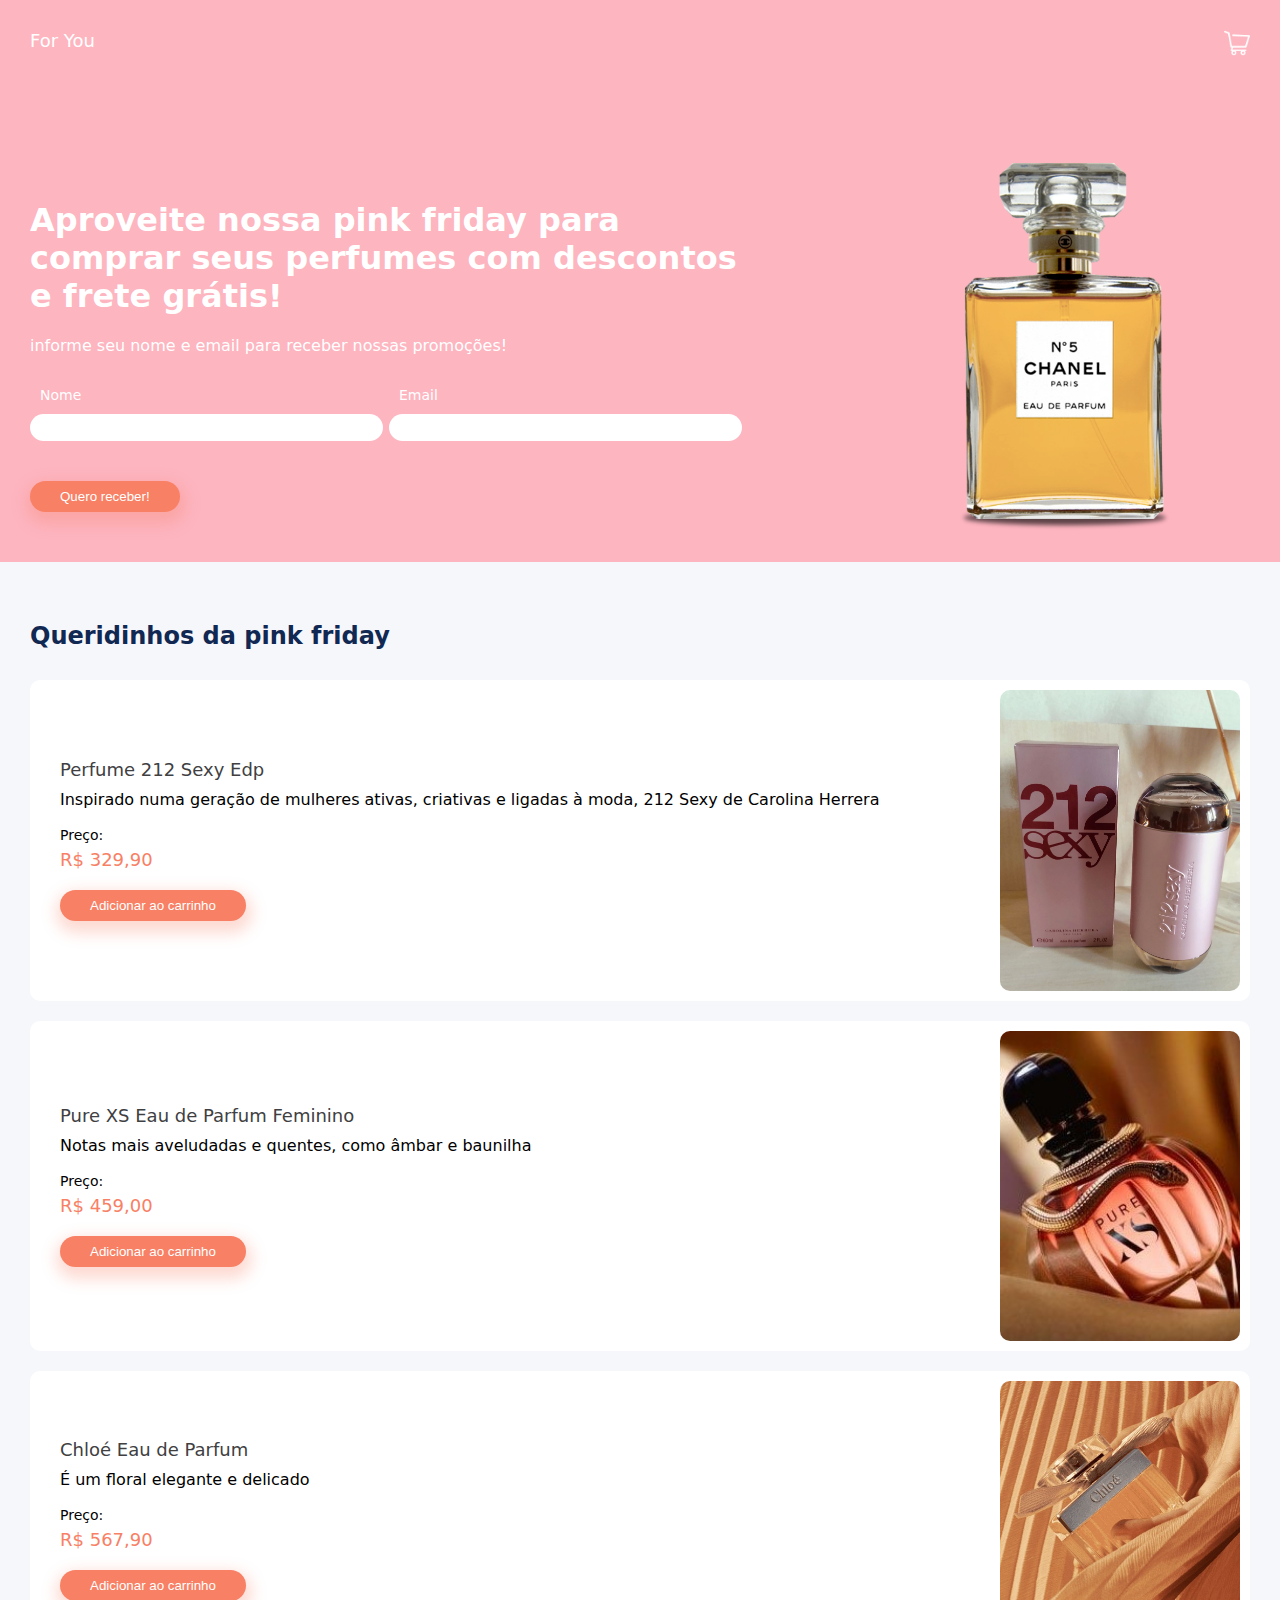
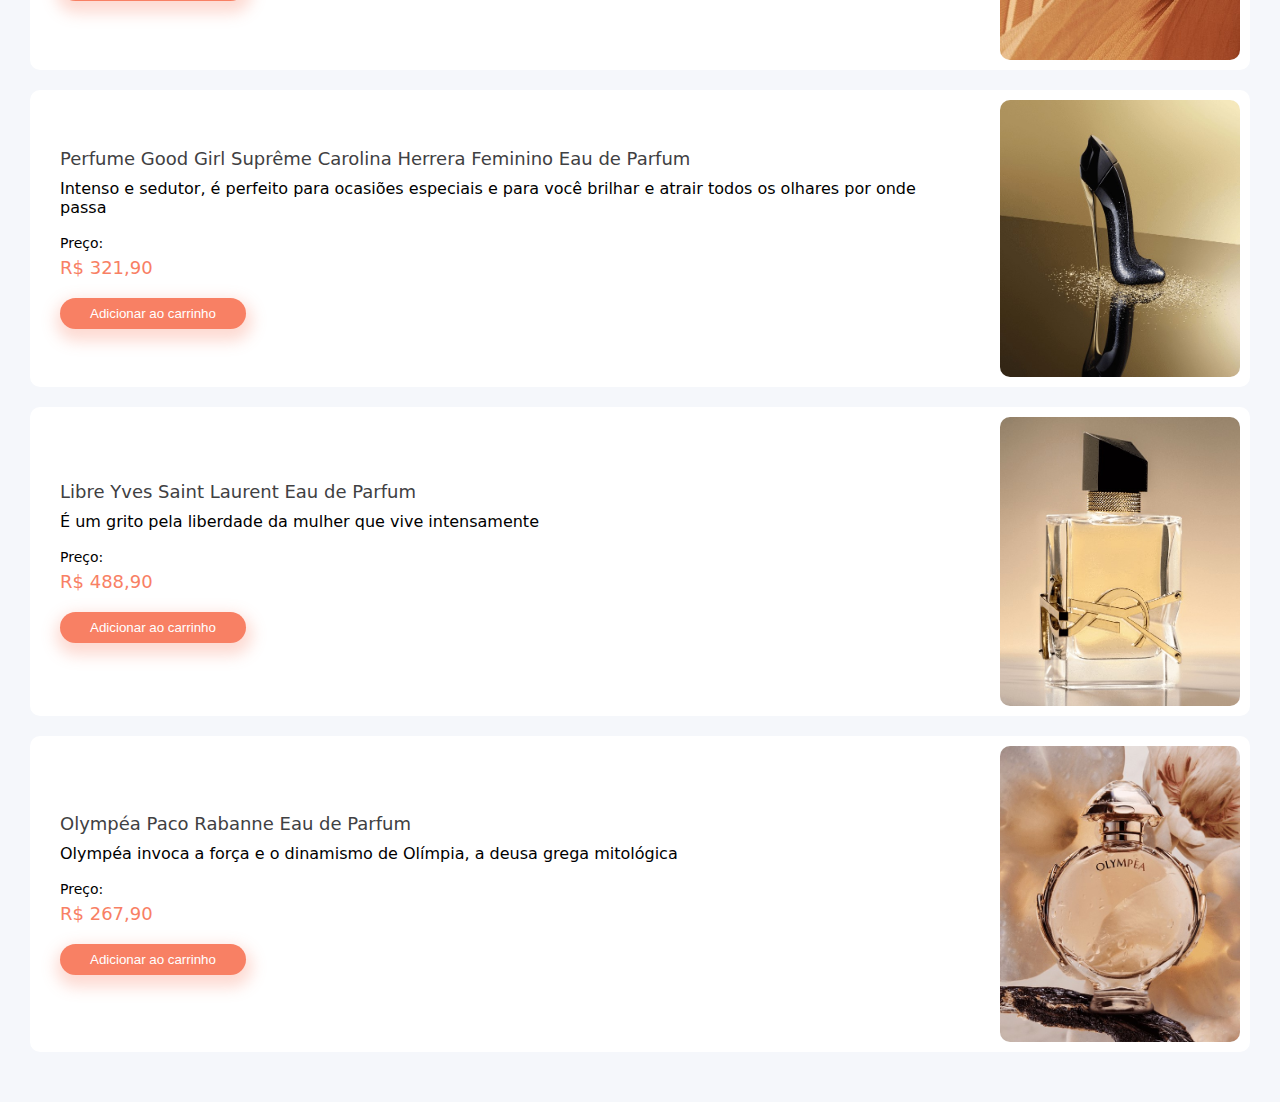
<file: index.html>
<!DOCTYPE html>
<html lang="pt-br">
    <head>
        <meta charset="UTF-8">
        <meta http-equiv="X-UA-Compatible" content="IE=edge">
        <meta name="viewport" content="width=device-width, initial-scale=1.0">
        <meta name="author" content="Chrislayne"/>
        <link href="./assets/style.css" rel="stylesheet"/>
        <script src="assets/index.js"></script>
        <title>For You</title>
    </head>
    <body>
        <div class="container">
            <div class="promotion">
                <div class="section-header">
                    <div>
                        <span class="title-logo">For You</span>
                    </div>
                    <div>
                        <div style="display: flex;">
                            <a href="carrinho.html">
                                <img src="/assets/icons/carrinho.png" class="carrinho-icone">
                            </a>
                            <div id="carrinho-contador"></div>
                        </div>
                    </div>
                </div>
                <div class="ads">
                    <div style="width: 60%;">
                        <h1>
                            Aproveite nossa pink friday para comprar seus perfumes com
                            descontos e frete grátis!
                        </h1>
                        <span class="subtile">
                            informe seu nome e email para receber nossas promoções!
                        </span>
                        <div class="form-container">
                            <div class="contaiter-inputs">
                                <div class="input-area">
                                    <label for="nome">Nome</label>
                                    <br>
                                    <input class="input-form" type="text" name="nome" id="nome">
                                </div>
                                <div class="input-area">
                                    <label for="nome">Email</label>
                                    <br>
                                    <input class="input-form" type="email" name="email" id="email">
                                </div>
                            </div>
                            <div>
                                <button class="btn-buy" onclick="salvar()">Quero receber!</button>
                            </div>
                        </div>
                    </div>
                    <div class="img-container">
                        <img class="img-header" src="assets\imgs\perfume.png" alt="Perfume">
                    </div>
                </div>
            </div>
            <div class="products-container">
                <div>
                    <span class="title-section">Queridinhos da pink friday</span>
                </div>

                <div class="list-ads">
                    <div class="product-card">
                        <div class="inner-card">
                            <div class="description-card">
                                <div class="title-card" id="212">
                                    <span>Perfume 212 Sexy Edp</span>
                                </div>
                                <div>
                                    <span>Inspirado numa geração de mulheres ativas, criativas e ligadas à moda, 212 Sexy de Carolina Herrera</span>
                                </div>
                                <div class="price-container">
                                    <div class="price">
                                        <span>Preço:</span>
                                    </div>
                                    <div class="value">
                                        <span>R$ 329,90</span>
                                    </div>
                                </div>
                                    <button class="btn-buy" onclick="addCarrinho(0)" type="button">Adicionar ao carrinho</button>
                            </div>
                            <img style="width: 20%; border-radius: 10px;" src="assets/imgs/p1.jpg" alt="">
                        </div>
                    </div>
                    <div class="product-card">
                        <div class="inner-card">
                            <div class="description-card">
                                <div class="title-card">
                                    <span>Pure XS Eau de Parfum Feminino</span>
                                </div>
                                <div>
                                    <span>Notas mais aveludadas e quentes, como âmbar e baunilha</span>
                                </div>
                                <div class="price-container">
                                    <div class="price">
                                        <span>Preço:</span>
                                    </div>
                                    <div class="value">
                                        <span>R$ 459,00</span>
                                    </div>
                                </div>
                                    <button class="btn-buy" onclick="addCarrinho(1)" type="button">Adicionar ao carrinho</button>
                            </div>
                            <img style="width: 20%; border-radius: 10px;" src="assets/imgs/p2.jpg" alt="">
                        </div>
                    </div>
                    <div class="product-card">
                        <div class="inner-card">
                            <div class="description-card">
                                <div class="title-card">
                                    <span>Chloé Eau de Parfum</span>
                                </div>
                                <div>
                                    <span>É um floral elegante e delicado</span>
                                </div>
                                <div class="price-container">
                                    <div class="price">
                                        <span>Preço:</span>
                                    </div>
                                    <div class="value">
                                        <span>R$ 567,90</span>
                                    </div>
                                </div>
                                    <button class="btn-buy" onclick="addCarrinho(2)" type="button">Adicionar ao carrinho</button>
                            </div>
                            <img style="width: 20%; border-radius: 10px;" src="assets/imgs/p3.jpg" alt="">
                        </div>
                    </div>
                    <div class="product-card">
                        <div class="inner-card">
                            <div class="description-card">
                                <div class="title-card">
                                    <span>Perfume Good Girl Suprême Carolina Herrera Feminino Eau de Parfum</span>
                                </div>
                                <div>
                                    <span>Intenso e sedutor, é perfeito para ocasiões especiais e para você brilhar e atrair todos os olhares por onde passa</span>
                                </div>
                                <div class="price-container">
                                    <div class="price">
                                        <span>Preço:</span>
                                    </div>
                                    <div class="value">
                                        <span>R$ 321,90</span>
                                    </div>
                                </div>
                                    <button class="btn-buy" onclick="addCarrinho(3)" type="button">Adicionar ao carrinho</button>
                            </div>
                            <img style="width: 20%; border-radius: 10px;" src="assets/imgs/p4.jpg" alt="">
                        </div>
                    </div>
                    <div class="product-card">
                        <div class="inner-card">
                            <div class="description-card">
                                <div class="title-card">
                                    <span>Libre Yves Saint Laurent Eau de Parfum</span>
                                </div>
                                <div>
                                    <span> É um grito pela liberdade da mulher que vive intensamente</span>
                                </div>
                                <div class="price-container">
                                    <div class="price">
                                        <span>Preço:</span>
                                    </div>
                                    <div class="value">
                                        <span>R$ 488,90</span>
                                    </div>
                                </div>
                                    <button class="btn-buy" onclick="addCarrinho(4)" type="button">Adicionar ao carrinho</button>
                            </div>
                            <img style="width: 20%; border-radius: 10px;" src="assets/imgs/p5.jpg" alt="">
                        </div>
                    </div>
                    <div class="product-card">
                        <div class="inner-card">
                            <div class="description-card">
                                <div class="title-card">
                                    <span>Olympéa Paco Rabanne Eau de Parfum</span>
                                </div>
                                <div>
                                    <span>Olympéa invoca a força e o dinamismo de Olímpia, a deusa grega mitológica</span>
                                </div>
                                <div class="price-container">
                                    <div class="price">
                                        <span>Preço:</span>
                                    </div>
                                    <div class="value">
                                        <span>R$ 267,90</span>
                                    </div>
                                </div>
                                    <button class="btn-buy" onclick="addCarrinho(5)" type="button">Adicionar ao carrinho</button>
                            </div>
                            <img style="width: 20%; border-radius: 10px;" src="assets/imgs/p6.jpg" alt="">
                        </div>
                    </div>
                </div>
            </div>
        </div>
    </body>
</html>
</file>
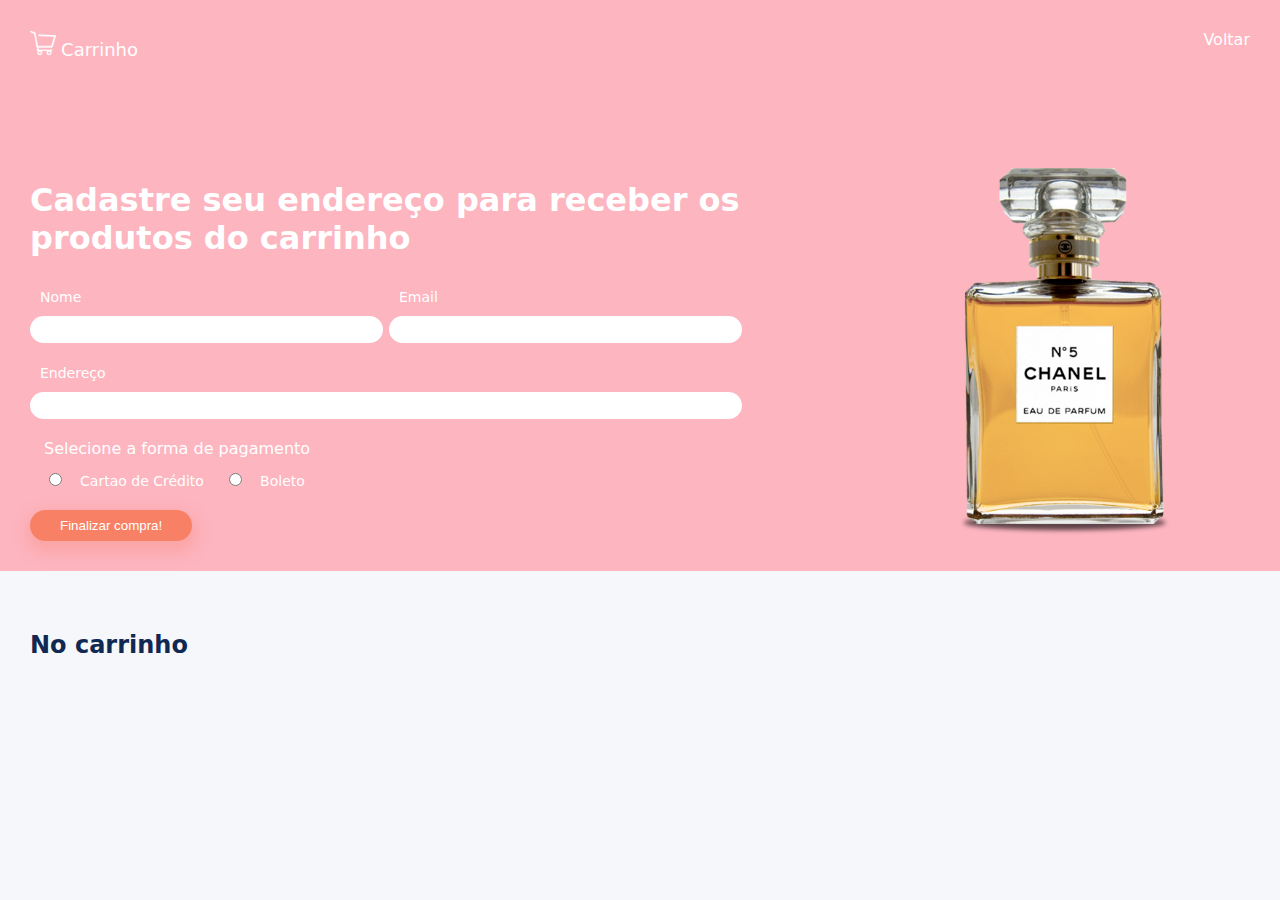
<file: carrinho.html>
<!DOCTYPE html>
<html lang="pt-br">
    <head>
        <meta charset="UTF-8">
        <meta http-equiv="X-UA-Compatible" content="IE=edge">
        <meta name="viewport" content="width=device-width, initial-scale=1.0">
        <meta name="author" content="Chrislayne"/>
        <link href="./assets/style.css" rel="stylesheet"/>
        <script src="assets/index.js"></script>
        <title>For You</title>
    </head>
    <body>
        <div class="container">
            <div class="promotion">
                <div class="section-header">
                    <div>
                        <img src="/assets/icons/carrinho.png" class="carrinho-icone">
                        <span class="title-logo">Carrinho</span>
                    </div>
                    <div>
                        <a href="index.html" style="text-decoration: none; color: #fff;">
                            Voltar
                        </a>
                    </div>
                </div>
                <div class="ads">
                    <div style="width: 60%;">
                        <h1>
                            Cadastre seu endereço para receber os produtos do carrinho
                        </h1>
                        <div class="form-container">
                            <div class="contaiter-inputs">
                                <div class="input-area">
                                    <label for="nome">Nome</label>
                                    <br>
                                    <input class="input-form" type="text" name="nome_comprador" id="nome_comprador">
                                </div>
                                <div class="input-area">
                                    <label for="nome">Email</label>
                                    <br>
                                    <input class="input-form" type="email" name="email" id="email_comprador">
                                </div>
                            </div>
                            <div class="contaiter-inputs">
                                <div class="input-area">
                                    <label for="nome">Endereço</label>
                                    <br>
                                    <input class="input-form" type="text" name="endereco" id="endereco_comprador">
                                </div>
                            </div>
                            <div style="margin-left: 14px;">
                                <div style="margin-bottom: 12px; color: #fff;">
                                    <span>Selecione a forma de pagamento</span>
                                </div>
                                <input type="radio" id="forma_Pagamento" name="age" value="Cartao de Crédito">
                                <label for="age">Cartao de Crédito</label>
                                <input style="margin-left: 20px;" type="radio" id="forma_Pagamento" name="age" value="Cartao de Crédito">
                                <label for="age">Boleto</label>
                            </div>
                            <div>
                                <button class="btn-buy" onclick="cadastro()">Finalizar compra!</button>
                            </div>
                        </div>
                    </div>
                    <div class="img-container">
                        <img class="img-header" src="assets\imgs\perfume.png" alt="Perfume">
                    </div>
                </div>
            </div>
            <div class="products-container">
                <div>
                    <span class="title-section">No carrinho</span>
                </div>

                <div id="lista-carrinho">
                    <!-- lista de produtos -->
                </div>
            </div>
        </div>
    </body>
</html>
</file>
<file: assets/style.css>
html {
    font-family: 'system-ui'
}

.menu {
    color:hsl(350, 86%, 31%);
    font-weight: 200;
    background-color: hsl(0, 0%, 75%);
    font-family: 'Courier New', Courier, monospace;
    font-size: 20px;
}

h1 {
    color: #fff;
}

.promotion {
    background-color: #fdb5c0;
    padding: 30px;
}

.section-header {
    display: flex;
    justify-content: space-between;
    color: #fff;
}

.title-logo {
    /* font-weight: bold; */
    font-size: 18px;
}

.ads {
    margin-top: 100px;
    display: flex;
    align-items: center;
}

.subtile {
    color: #fff;
}

body {
    background-color: #f5f7fb;
    margin: 0;
}

.img-container {
    display: flex;
    justify-content: flex-end;
}

.img-header {
    width: 74%;
}

.container {
    /* padding: 30px; */
}

.products-container {
    background-color: #f5f7fb;
    margin-top: 30px;
    padding: 30px;
}

.title-section {
    color: #102852;
    font-size: 24px;
    font-weight: bold;
}

.list-ads {
    margin-top: 30px;
}

.product-card {
    background: #fff;
    border-radius: 10px;
    margin-bottom: 20px;
}

.inner-card {
    display: flex;
    padding: 10px;
    justify-content: space-between;
    align-items: center;
}

.description-card {
    margin-right: 80px;
    margin-left: 20px;
}

.title-card {
    color: #404042;
    font-size: 18px;
    font-weight: 500;
    margin-bottom: 10px;
}

.price {
    margin-bottom: 6px;
    font-size: 14px;
}

.value {
    color: #f88064;
    font-size: 18px;
    font-weight: 500;
}

.price-container {
    margin-top: 18px;
}

.btn-buy {
    background-color: #f88064;
    border: none;
    box-shadow: 1px 7px 15px 5px #f880644a;
    padding: 8px 30px;
    border-radius: 40px;
    color: #Fff;
    margin-top: 20px;
    cursor: pointer;
}

.btn-buy:hover{
    background-color: #e77359;
}

.input-form {
    width: 100%;
    border: 0px;
    padding: 6px;
    border-radius: 20px;
    margin-top: 10px;
    outline: none;
}

label {
    color: #fff;
    padding-left: 10px;
    font-size: 14px;
}

.input-area {
    margin-bottom: 20px;
    width: 100%;
    margin-right: 18px;
}

.form-container {
    margin-top: 30px;
}

.contaiter-inputs {
    display: flex;
}

.carrinho-icone {
    height: 26px;
}

.contador-carrinho {
    background: red;
    border-radius: 50%;
    font-size: 12px;
    display: flex;
    align-items: center;
    margin-left: 10px;
    padding: 0px 8px;
}
</file>
